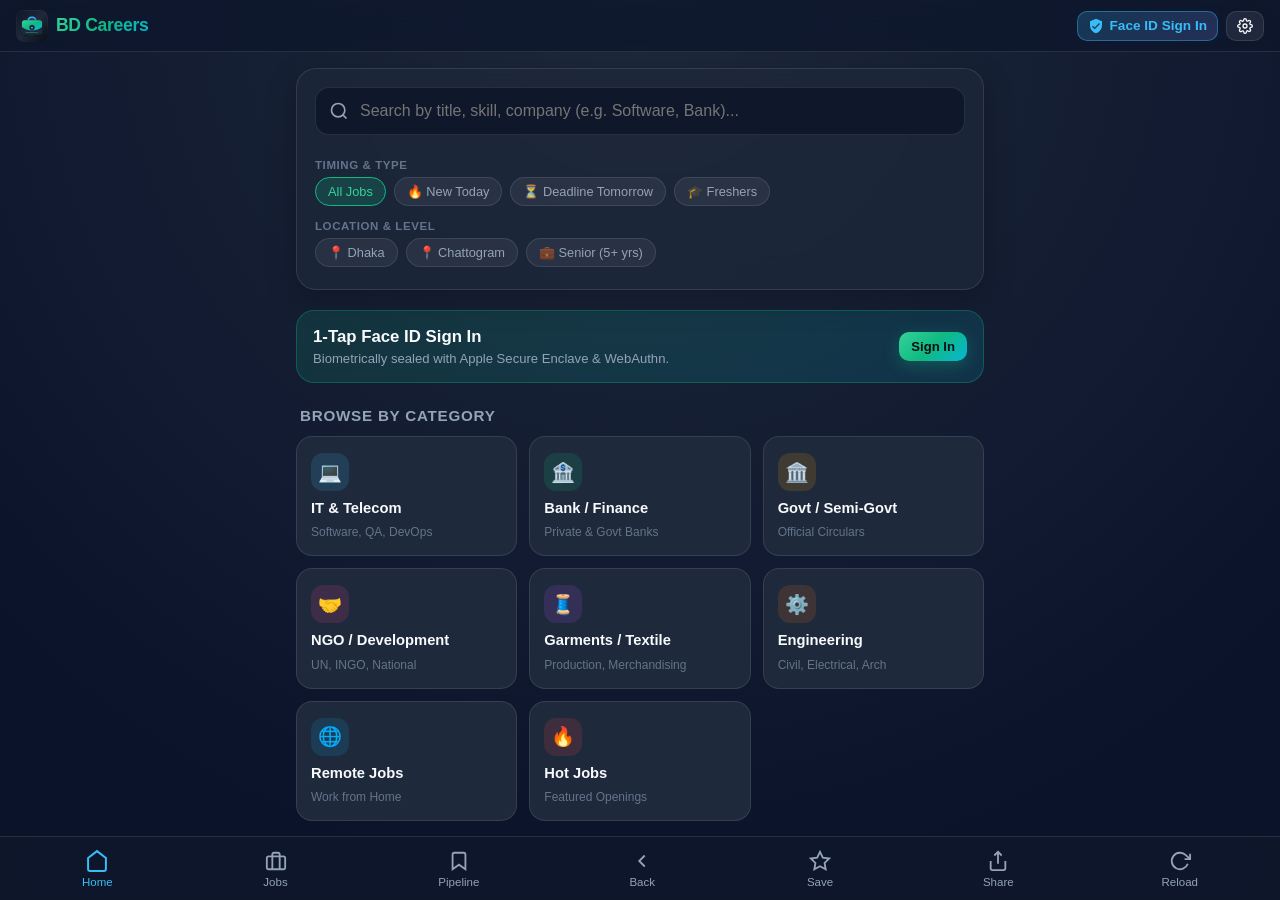
<file: index.html>
<!DOCTYPE html>
<html lang="en">
<head>
  <meta charset="UTF-8">
  <meta name="viewport" content="width=device-width, initial-scale=1.0, maximum-scale=1.0, user-scalable=no, viewport-fit=cover">
  
  <!-- Primary Meta Tags -->
  <title>BD Career Hub - BDJobs PWA</title>
  <meta name="title" content="BD Career Hub - BDJobs PWA">
  <meta name="description" content="Fast, standalone iOS Progressive Web App for BDJobs with Face ID biometric Passkey login, search filters, application pipeline, and offline bookmarking.">

  <!-- Apple iOS Standalone PWA Tags -->
  <meta name="apple-mobile-web-app-capable" content="yes">
  <meta name="apple-mobile-web-app-status-bar-style" content="black-translucent">
  <meta name="apple-mobile-web-app-title" content="BD Careers">
  <meta name="mobile-web-app-capable" content="yes">
  <meta name="theme-color" content="#0F172A">
  <meta name="format-detection" content="telephone=no">

  <!-- App Icons -->
  <link rel="icon" type="image/svg+xml" href="./icons/favicon.svg">
  <link rel="apple-touch-icon" href="./icons/apple-touch-icon.png">
  <link rel="apple-touch-icon" sizes="180x180" href="./icons/icon-180.png">
  <link rel="apple-touch-icon" sizes="192x192" href="./icons/icon-192.png">
  <link rel="apple-touch-icon" sizes="512x512" href="./icons/icon-512.png">
  <link rel="manifest" href="./manifest.webmanifest">

  <!-- Stylesheets -->
  <link rel="stylesheet" href="./css/app.css">
  <link rel="stylesheet" href="./css/passkey.css">
  <link rel="stylesheet" href="./css/icons.css">
</head>
<body>
  <!-- Top Animated Loading Bar -->
  <div id="top-progress-bar" class="top-progress-bar"></div>

  <!-- Passkey Biometric App Lock Screen Overlay -->
  <div id="passkey-lock-screen" class="passkey-lock-screen hidden">
    <div class="biometric-scanner-orb" onclick="window.appController.unlockAppWithPasskey()">
      <svg class="biometric-glyph" viewBox="0 0 256 256" fill="currentColor">
        <path d="M40 80L40 56C40 47.16 47.16 40 56 40L80 40M176 40L200 40C208.84 40 216 47.16 216 56L216 80M40 176L40 200C40 208.84 47.16 216 56 216L80 216M176 216L200 216C208.84 216 216 208.84 216 200L216 176" fill="none" stroke="currentColor" stroke-width="12" stroke-linecap="round"/>
        <line x1="88" y1="96" x2="88" y2="114" stroke="currentColor" stroke-width="10" stroke-linecap="round"/>
        <line x1="168" y1="96" x2="168" y2="114" stroke="currentColor" stroke-width="10" stroke-linecap="round"/>
        <path d="M128 104L128 140L118 140" fill="none" stroke="currentColor" stroke-width="10" stroke-linecap="round"/>
        <path d="M92 168C102 184 154 184 164 168" fill="none" stroke="currentColor" stroke-width="10" stroke-linecap="round"/>
      </svg>
    </div>
    <h2 class="lock-title">BD Career Hub Locked</h2>
    <p class="lock-subtitle">Authenticate with Apple Face ID or Passkey to access your career portal.</p>
    
    <div style="display: flex; gap: 10px; flex-direction: column; width: 100%; max-width: 280px;">
      <button class="btn btn-primary btn-full" onclick="window.appController.unlockAppWithPasskey()">
        <span>Unlock with Face ID</span>
      </button>
      <button class="btn btn-outline btn-full btn-sm" onclick="promptPINUnlock()">
        <span>Use Security PIN</span>
      </button>
    </div>
  </div>

  <div class="app-container">
    <!-- Top Navigation Header -->
    <header class="app-header">
      <div class="header-left">
        <div class="app-brand-badge" onclick="window.viewRouter.navigate('launchpad')">
          <img src="./icons/favicon.svg" alt="BD Careers" class="brand-logo-small">
          <span class="brand-title">BD Careers</span>
        </div>
      </div>
      <div class="header-right">
        <button class="header-btn header-btn-passkey" id="header-auth-btn" onclick="window.bdjobsAuthBridge.handle1TapPasskeyLogin()">
          <svg viewBox="0 0 24 24" width="16" height="16" fill="currentColor" id="header-auth-icon">
            <path d="M12 1L3 5v6c0 5.55 3.84 10.74 9 12 5.16-1.26 9-6.45 9-12V5l-9-4zm-2 16l-4-4 1.41-1.41L10 14.17l6.59-6.59L18 9l-8 8z"/>
          </svg>
          <span id="header-auth-text">Face ID Sign In</span>
        </button>
        <button class="header-btn" onclick="openSecuritySettingsModal()" title="Settings & Security">
          <svg viewBox="0 0 24 24" width="16" height="16" fill="none" stroke="currentColor" stroke-width="2">
            <circle cx="12" cy="12" r="3"></circle>
            <path d="M19.4 15a1.65 1.65 0 0 0 .33 1.82l.06.06a2 2 0 0 1 0 2.83 2 2 0 0 1-2.83 0l-.06-.06a1.65 1.65 0 0 0-1.82-.33 1.65 1.65 0 0 0-1 1.51V21a2 2 0 0 1-2 2 2 2 0 0 1-2-2v-.09A1.65 1.65 0 0 0 9 19.4a1.65 1.65 0 0 0-1.82.33l-.06.06a2 2 0 0 1-2.83 0 2 2 0 0 1 0-2.83l.06-.06a1.65 1.65 0 0 0 .33-1.82 1.65 1.65 0 0 0-1.51-1H3a2 2 0 0 1-2-2 2 2 0 0 1 2-2h.09A1.65 1.65 0 0 0 4.6 9a1.65 1.65 0 0 0-.33-1.82l-.06-.06a2 2 0 0 1 0-2.83 2 2 0 0 1 2.83 0l.06.06a1.65 1.65 0 0 0 1.82.33H9a1.65 1.65 0 0 0 1-1.51V3a2 2 0 0 1 2-2 2 2 0 0 1 2 2v.09a1.65 1.65 0 0 0 1 1.51 1.65 1.65 0 0 0 1.82-.33l.06-.06a2 2 0 0 1 2.83 0 2 2 0 0 1 0 2.83l-.06.06a1.65 1.65 0 0 0-.33 1.82V9a1.65 1.65 0 0 0 1.51 1H21a2 2 0 0 1 2 2 2 2 0 0 1-2 2h-.09a1.65 1.65 0 0 0-1.51 1z"></path>
          </svg>
        </button>
      </div>
    </header>

    <!-- Main Viewport Content -->
    <main class="main-viewport">
      <!-- 1. Launchpad View -->
      <section id="launchpad-view" class="view-section launchpad-container">
        <!-- iOS Installation Guide Banner -->
        <div id="ios-install-banner" class="ios-install-banner hidden">
          <div class="install-text">
            <h4>Install as iPhone App</h4>
            <p>Tap <strong>Share</strong> 􀈂 below and select <strong>"Add to Home Screen"</strong></p>
          </div>
          <button class="btn btn-sm btn-outline" onclick="window.pwaLifecycle.showInstallGuideModal()">Guide</button>
        </div>

        <!-- Global Search Card -->
        <div class="search-card">
          <div class="search-input-row">
            <svg class="search-icon-inside" viewBox="0 0 24 24" width="20" height="20" fill="none" stroke="currentColor" stroke-width="2">
              <circle cx="11" cy="11" r="8"></circle>
              <line x1="21" y1="21" x2="16.65" y2="16.65"></line>
            </svg>
            <input type="text" id="global-search-input" class="main-search-input" placeholder="Search by title, skill, company (e.g. Software, Bank)...">
          </div>
          
          <!-- Recent Searches List -->
          <div id="recent-searches-list" class="recent-searches-row"></div>

          <!-- Quick Filters -->
          <div class="filter-group-title">Timing & Type</div>
          <div class="search-filter-pills">
            <button class="filter-pill active" data-filter="all">All Jobs</button>
            <button class="filter-pill" data-filter="today">🔥 New Today</button>
            <button class="filter-pill" data-filter="deadline">⏳ Deadline Tomorrow</button>
            <button class="filter-pill" data-filter="fresher">🎓 Freshers</button>
          </div>

          <div class="filter-group-title">Location & Level</div>
          <div class="search-filter-pills">
            <button class="filter-pill" data-filter="dhaka">📍 Dhaka</button>
            <button class="filter-pill" data-filter="chattogram">📍 Chattogram</button>
            <button class="filter-pill" data-filter="senior">💼 Senior (5+ yrs)</button>
          </div>
        </div>

        <!-- Passkey 1-Tap Login Hero Card (Reactive) -->
        <div class="quick-hub-banner" id="launchpad-auth-card">
          <div class="banner-text">
            <h3 id="launchpad-auth-title">1-Tap Face ID Sign In</h3>
            <p id="launchpad-auth-sub">Biometrically sealed with Apple Secure Enclave & WebAuthn.</p>
          </div>
          <button class="btn btn-sm btn-primary" id="launchpad-auth-btn" onclick="window.bdjobsAuthBridge.handle1TapPasskeyLogin()">
            <span>Sign In</span>
          </button>
        </div>

        <!-- Categories Section -->
        <h3 class="section-heading">Browse by Category</h3>
        <div class="category-grid">
          <div class="category-card" data-category="it">
            <div class="cat-icon-wrap cat-it">💻</div>
            <span class="cat-name">IT & Telecom</span>
            <span class="cat-sub">Software, QA, DevOps</span>
          </div>
          <div class="category-card" data-category="bank">
            <div class="cat-icon-wrap cat-bank">🏦</div>
            <span class="cat-name">Bank / Finance</span>
            <span class="cat-sub">Private & Govt Banks</span>
          </div>
          <div class="category-card" data-category="govt">
            <div class="cat-icon-wrap cat-govt">🏛️</div>
            <span class="cat-name">Govt / Semi-Govt</span>
            <span class="cat-sub">Official Circulars</span>
          </div>
          <div class="category-card" data-category="ngo">
            <div class="cat-icon-wrap cat-ngo">🤝</div>
            <span class="cat-name">NGO / Development</span>
            <span class="cat-sub">UN, INGO, National</span>
          </div>
          <div class="category-card" data-category="garments">
            <div class="cat-icon-wrap cat-garments">🧵</div>
            <span class="cat-name">Garments / Textile</span>
            <span class="cat-sub">Production, Merchandising</span>
          </div>
          <div class="category-card" data-category="eng">
            <div class="cat-icon-wrap cat-eng">⚙️</div>
            <span class="cat-name">Engineering</span>
            <span class="cat-sub">Civil, Electrical, Arch</span>
          </div>
          <div class="category-card" data-category="remote">
            <div class="cat-icon-wrap cat-remote">🌐</div>
            <span class="cat-name">Remote Jobs</span>
            <span class="cat-sub">Work from Home</span>
          </div>
          <div class="category-card" data-category="hot">
            <div class="cat-icon-wrap cat-hot">🔥</div>
            <span class="cat-name">Hot Jobs</span>
            <span class="cat-sub">Featured Openings</span>
          </div>
        </div>

        <!-- Quick Access Hub Links -->
        <h3 class="section-heading">Quick Portals</h3>
        <div style="display: flex; gap: 10px; flex-wrap: wrap; margin-bottom: 24px;">
          <button class="btn btn-outline" style="flex: 1; min-width: 140px;" onclick="window.appController.navigateTo('https://mybdjobs.bdjobs.com/mybdjobs/')">
            👤 MyBdjobs Profile
          </button>
          <button class="btn btn-outline" style="flex: 1; min-width: 140px;" onclick="window.appController.navigateTo('https://bdjobs.com/h/jobs/')">
            📋 Main Job Board
          </button>
        </div>

        <!-- Footer Notice -->
        <div style="text-align: center; padding-top: 12px;">
          <button class="btn btn-sm btn-outline" style="font-size: 0.76rem; border: none; color: #64748B;" onclick="openAboutModal()">
            ⚖️ About & Open Source Legal Notice
          </button>
        </div>
      </section>

      <!-- 2. Smart Embedded Portal View (BDJobs Live Webview) -->
      <section id="portal-view" class="view-section portal-frame-container hidden">
        <div id="frame-spinner" class="frame-loading-spinner">
          <div class="spinner-ring"></div>
          <p style="font-size: 0.88rem; color: #94A3B8;">Loading BDJobs...</p>
        </div>
        <iframe id="bdjobs-frame" class="bdjobs-iframe" src="about:blank" sandbox="allow-scripts allow-same-origin allow-forms allow-popups allow-modals" allow="clipboard-read; clipboard-write"></iframe>
      </section>

      <!-- 3. Saved Jobs Bookmarks & Application Tracker View -->
      <section id="bookmarks-view" class="view-section launchpad-container hidden">
        <div class="section-header-inline" style="display: flex; justify-content: space-between; align-items: center; margin-bottom: 12px;">
          <h2 style="font-size: 1.3rem; font-weight: 700;">Career Pipeline</h2>
          <span class="badge" id="saved-badge-count">0</span>
        </div>

        <!-- Pipeline Status Tabs -->
        <div class="pipeline-tabs">
          <button class="pipeline-tab active" id="tab-all" onclick="window.pipelineUI.setFilter('all')">All</button>
          <button class="pipeline-tab" id="tab-saved" onclick="window.pipelineUI.setFilter('saved')">📁 Saved</button>
          <button class="pipeline-tab" id="tab-applied" onclick="window.pipelineUI.setFilter('applied')">📝 Applied</button>
          <button class="pipeline-tab" id="tab-interview" onclick="window.pipelineUI.setFilter('interview')">💬 Interview</button>
          <button class="pipeline-tab" id="tab-offer" onclick="window.pipelineUI.setFilter('offer')">🎉 Offer</button>
          <button class="pipeline-tab" id="tab-archived" onclick="window.pipelineUI.setFilter('archived')">📦 Archived</button>
        </div>

        <div id="bookmarks-list-container" class="bookmarks-list">
          <!-- Populated by pipeline.js -->
        </div>
      </section>
    </main>

    <!-- iOS Bottom Navigation Dock -->
    <nav class="bottom-dock">
      <button class="dock-btn active" id="dock-btn-home" onclick="window.viewRouter.navigate('launchpad')">
        <svg viewBox="0 0 24 24" width="22" height="22" fill="none" stroke="currentColor" stroke-width="2">
          <path d="M3 9l9-7 9 7v11a2 2 0 0 1-2 2H5a2 2 0 0 1-2-2z"></path>
        </svg>
        <span>Home</span>
      </button>

      <button class="dock-btn" id="dock-btn-portal" onclick="window.appController.navigateTo('https://bdjobs.com/h/jobs/')">
        <svg viewBox="0 0 24 24" width="22" height="22" fill="none" stroke="currentColor" stroke-width="2">
          <rect x="2" y="7" width="20" height="14" rx="2" ry="2"></rect>
          <path d="M16 21V5a2 2 0 0 0-2-2h-4a2 2 0 0 0-2 2v16"></path>
        </svg>
        <span>Jobs</span>
      </button>

      <button class="dock-btn" id="dock-btn-bookmarks" onclick="window.viewRouter.navigate('bookmarks')">
        <svg viewBox="0 0 24 24" width="22" height="22" fill="none" stroke="currentColor" stroke-width="2">
          <path d="M19 21l-7-5-7 5V5a2 2 0 0 1 2-2h10a2 2 0 0 1 2 2z"></path>
        </svg>
        <span>Pipeline</span>
      </button>

      <button class="dock-btn" onclick="window.appController.goBack()" title="Back">
        <svg viewBox="0 0 24 24" width="22" height="22" fill="none" stroke="currentColor" stroke-width="2">
          <polyline points="15 18 9 12 15 6"></polyline>
        </svg>
        <span>Back</span>
      </button>

      <button class="dock-btn" onclick="window.appController.saveCurrentJobBookmark()" title="Save Bookmark">
        <svg viewBox="0 0 24 24" width="22" height="22" fill="none" stroke="currentColor" stroke-width="2">
          <polygon points="12 2 15.09 8.26 22 9.27 17 14.14 18.18 21.02 12 17.77 5.82 21.02 7 14.14 2 9.27 8.91 8.26 12 2"></polygon>
        </svg>
        <span>Save</span>
      </button>

      <button class="dock-btn" onclick="window.appController.shareCurrent()" title="Share">
        <svg viewBox="0 0 24 24" width="22" height="22" fill="none" stroke="currentColor" stroke-width="2">
          <path d="M4 12v8a2 2 0 0 0 2 2h12a2 2 0 0 0 2-2v-8"></path>
          <polyline points="16 6 12 2 8 6"></polyline>
          <line x1="12" y1="2" x2="12" y2="15"></line>
        </svg>
        <span>Share</span>
      </button>

      <button class="dock-btn" onclick="window.appController.reloadCurrent()" title="Reload">
        <svg viewBox="0 0 24 24" width="22" height="22" fill="none" stroke="currentColor" stroke-width="2">
          <path d="M23 4v6h-6"></path>
          <path d="M20.49 15a9 9 0 1 1-2.12-9.36L23 10"></path>
        </svg>
        <span>Reload</span>
      </button>
    </nav>
  </div>

  <!-- Modals -->

  <!-- 1. Passkey Credential Setup Modal -->
  <div id="passkey-setup-modal" class="modal-overlay hidden">
    <div class="modal-card">
      <div class="modal-header">
        <h3 class="modal-title">
          <svg viewBox="0 0 24 24" width="22" height="22" fill="#38BDF8">
            <path d="M12 1L3 5v6c0 5.55 3.84 10.74 9 12 5.16-1.26 9-6.45 9-12V5l-9-4zm-2 16l-4-4 1.41-1.41L10 14.17l6.59-6.59L18 9l-8 8z"/>
          </svg>
          Link Face ID Passkey
        </h3>
        <button class="modal-close" onclick="window.bdjobsAuthBridge.closeCredentialSetupModal()">✕</button>
      </div>
      <p style="font-size: 0.85rem; color: #94A3B8; margin-bottom: 16px; line-height: 1.45;">
        Save your MyBdjobs login once. It will be encrypted locally on your iPhone with AES-256 and sealed with Apple Face ID.
      </p>

      <form id="passkey-enroll-form" onsubmit="event.preventDefault(); submitPasskeyEnroll();">
        <div class="form-group">
          <label class="form-label" for="setup-bdjobs-username">BDJobs Username / Email / Mobile</label>
          <input type="text" id="setup-bdjobs-username" class="form-input" placeholder="e.g. user@email.com or 017xxxxxxxx" required autocomplete="username">
        </div>
        <div class="form-group">
          <label class="form-label" for="setup-bdjobs-password">BDJobs Password</label>
          <input type="password" id="setup-bdjobs-password" class="form-input" placeholder="••••••••" required autocomplete="current-password">
          <span class="form-hint">🔒 100% Client-Side Encryption: Never leaves your device.</span>
        </div>
        <button type="submit" class="btn btn-primary btn-full" style="margin-top: 12px;">
          <span>Register Face ID & Save</span>
        </button>
      </form>
    </div>
  </div>

  <!-- 2. Security & Passkey Settings Modal -->
  <div id="security-settings-modal" class="modal-overlay hidden">
    <div class="modal-card">
      <div class="modal-header">
        <h3 class="modal-title">Settings & Security</h3>
        <button class="modal-close" onclick="closeSecuritySettingsModal()">✕</button>
      </div>

      <div class="form-group">
        <label class="form-label">Biometric Status</label>
        <div id="passkey-status-badge" style="font-size: 0.9rem; color: #34D399; margin-bottom: 8px;">
          <span class="status-dot green"></span> Ready
        </div>
      </div>

      <div class="form-group">
        <label class="form-label">Browsing & Cookie Mode</label>
        <select id="navigation-mode-select" class="form-select" onchange="changeNavigationMode(this.value)">
          <option value="direct" selected>🚀 Direct 1st-Party Mode (Fixes Logins & Cookies)</option>
          <option value="embedded">📋 In-App Embedded Frame</option>
        </select>
        <span class="form-hint">Direct mode allows iOS Safari to save BDJobs session cookies, Google sign-in, and auto-fills.</span>
      </div>

      <div class="form-group">
        <label class="form-label">Auto-Lock Timer</label>
        <select id="auto-lock-select" class="form-select" onchange="changeAutoLockTimer(this.value)">
          <option value="0">Immediately on Leaving App</option>
          <option value="1">After 1 Minute</option>
          <option value="5" selected>After 5 Minutes</option>
          <option value="15">After 15 Minutes</option>
          <option value="-1">Never</option>
        </select>
      </div>

      <div style="display: flex; flex-direction: column; gap: 10px; margin-bottom: 18px;">
        <button class="btn btn-outline btn-full" onclick="window.bdjobsAuthBridge.openCredentialSetupModal(); closeSecuritySettingsModal();">
          🔑 Update BDJobs Credentials
        </button>
        <button class="btn btn-outline btn-full" onclick="testFaceIDBiometrics()">
          🔍 Test Face ID / Passkey
        </button>
        <button class="btn btn-outline btn-full" onclick="enrollPINFallback()">
          🔢 Setup Security PIN Fallback
        </button>
        <button class="btn btn-outline btn-full" onclick="toggleAppLock()">
          <span id="app-lock-toggle-label">🔒 Enable App Lock</span>
        </button>
        <button class="btn btn-outline btn-full" style="color: #F87171; border-color: rgba(239, 68, 68, 0.3);" onclick="window.bdjobsAuthBridge.signOut(); closeSecuritySettingsModal();">
          🚪 Lock / Sign Out Session
        </button>
      </div>

      <p class="form-hint" style="text-align: center;">
        BD Career Hub PWA v1.2.0 • Open Source iOS Client
      </p>
    </div>
  </div>

  <!-- 3. About & Open Source Legal Notice Modal -->
  <div id="about-legal-modal" class="modal-overlay hidden">
    <div class="modal-card">
      <div class="modal-header">
        <h3 class="modal-title">About BD Career Hub</h3>
        <button class="modal-close" onclick="closeAboutModal()">✕</button>
      </div>
      <div style="font-size: 0.88rem; color: #CBD5E1; line-height: 1.6; display: flex; flex-direction: column; gap: 12px;">
        <p><strong>BD Career Hub</strong> is a free, independent, open-source Progressive Web App designed to provide a fast, standalone iOS experience for job seekers.</p>
        
        <div style="background: rgba(15, 23, 42, 0.8); border: 1px solid rgba(255,255,255,0.1); border-radius: 12px; padding: 12px;">
          <h4 style="font-size: 0.82rem; color: #38BDF8; margin-bottom: 4px; text-transform: uppercase;">Legal Notice & Disclaimer</h4>
          <p style="font-size: 0.78rem; color: #94A3B8;">
            This application is an independent client wrapper and is not affiliated, associated, authorized, endorsed by, or in any way officially connected with BDJobs.com Ltd. All trademarks and brand names are the property of their respective owners.
          </p>
        </div>

        <p style="font-size: 0.82rem; color: #94A3B8;">
          ⚖️ Released under the <strong>MIT License</strong>. Zero tracking, zero ads, 100% client-side security.
        </p>
      </div>
      <button class="btn btn-primary btn-full" style="margin-top: 16px;" onclick="closeAboutModal()">
        Understood
      </button>
    </div>
  </div>

  <!-- 4. iOS Installation Guide Modal -->
  <div id="install-guide-modal" class="modal-overlay hidden">
    <div class="modal-card">
      <div class="modal-header">
        <h3 class="modal-title">Install on iPhone</h3>
        <button class="modal-close" onclick="window.pwaLifecycle.closeInstallGuideModal()">✕</button>
      </div>
      <div style="font-size: 0.9rem; color: #CBD5E1; line-height: 1.6; display: flex; flex-direction: column; gap: 14px;">
        <div style="display: flex; gap: 12px; align-items: flex-start;">
          <span style="background: #38BDF8; color: #041014; width: 24px; height: 24px; border-radius: 50%; display: flex; align-items: center; justify-content: center; font-weight: bold; flex-shrink: 0;">1</span>
          <span>Open this page in <strong>Mobile Safari</strong> on your iPhone.</span>
        </div>
        <div style="display: flex; gap: 12px; align-items: flex-start;">
          <span style="background: #38BDF8; color: #041014; width: 24px; height: 24px; border-radius: 50%; display: flex; align-items: center; justify-content: center; font-weight: bold; flex-shrink: 0;">2</span>
          <span>Tap the <strong>Share</strong> button (the box with an upward arrow 􀈂 at the bottom of Safari).</span>
        </div>
        <div style="display: flex; gap: 12px; align-items: flex-start;">
          <span style="background: #38BDF8; color: #041014; width: 24px; height: 24px; border-radius: 50%; display: flex; align-items: center; justify-content: center; font-weight: bold; flex-shrink: 0;">3</span>
          <span>Scroll down in the share sheet and tap <strong>"Add to Home Screen"</strong>.</span>
        </div>
        <div style="display: flex; gap: 12px; align-items: flex-start;">
          <span style="background: #38BDF8; color: #041014; width: 24px; height: 24px; border-radius: 50%; display: flex; align-items: center; justify-content: center; font-weight: bold; flex-shrink: 0;">4</span>
          <span>Tap <strong>Add</strong> in the top-right corner. The app will launch full-screen!</span>
        </div>
      </div>
      <button class="btn btn-primary btn-full" style="margin-top: 20px;" onclick="window.pwaLifecycle.closeInstallGuideModal()">
        Got It
      </button>
    </div>
  </div>

  <!-- Modular Scripts Architecture -->
  <script src="./js/core/event-bus.js"></script>
  <script src="./js/core/store.js"></script>
  <script src="./js/services/storage.service.js"></script>
  <script src="./js/services/crypto.service.js"></script>
  <script src="./js/services/passkey.service.js"></script>
  <script src="./js/services/auth-bridge.service.js"></script>
  <script src="./js/ui/notifications.js"></script>
  <script src="./js/ui/router.js"></script>
  <script src="./js/ui/pipeline.js"></script>
  <script src="./js/passkey.js"></script>
  <script src="./js/auth-bridge.js"></script>
  <script src="./js/app.js"></script>
  <script src="./js/pwa.js"></script>

  <script>
    function openSecuritySettingsModal() {
      const modal = document.getElementById('security-settings-modal');
      if (modal) {
        modal.classList.remove('hidden');
        updateSettingsUI();
      }
    }

    function closeSecuritySettingsModal() {
      const modal = document.getElementById('security-settings-modal');
      if (modal) modal.classList.add('hidden');
    }

    function openAboutModal() {
      const modal = document.getElementById('about-legal-modal');
      if (modal) modal.classList.remove('hidden');
    }

    function closeAboutModal() {
      const modal = document.getElementById('about-legal-modal');
      if (modal) modal.classList.add('hidden');
    }

    function updateSettingsUI() {
      const settings = window.passkeyManager.getSettings();
      const label = document.getElementById('app-lock-toggle-label');
      if (label) {
        label.textContent = settings.appLockEnabled ? '🔓 Disable App Lock' : '🔒 Enable Face ID App Lock';
      }
      const select = document.getElementById('auto-lock-select');
      if (select) {
        select.value = String(settings.autoLockMinutes ?? 5);
      }
      const navSelect = document.getElementById('navigation-mode-select');
      if (navSelect) {
        navSelect.value = settings.directNavigationMode !== false ? 'direct' : 'embedded';
      }
      window.bdjobsAuthBridge?.refreshUIState();
    }

    function changeNavigationMode(val) {
      const settings = window.passkeyManager.getSettings();
      settings.directNavigationMode = (val === 'direct');
      window.passkeyManager.saveSettings(settings);
      window.notificationEngine.show(val === 'direct' ? '🚀 Direct 1st-Party Mode active (Recommended)' : '📋 In-App Embedded Frame active', 'info');
    }

    function changeAutoLockTimer(val) {
      const settings = window.passkeyManager.getSettings();
      settings.autoLockMinutes = parseInt(val, 10);
      window.passkeyManager.saveSettings(settings);
      window.notificationEngine.show('Auto-lock timer updated', 'info');
    }

    async function toggleAppLock() {
      const settings = window.passkeyManager.getSettings();
      if (!settings.appLockEnabled) {
        try {
          if (window.passkeyManager.getPasskeys().length === 0) {
            await window.passkeyManager.registerPasskey('iPhone 11 Face ID');
          }
          settings.appLockEnabled = true;
          window.passkeyManager.saveSettings(settings);
          window.notificationEngine.show('App Lock enabled with Face ID', 'success');
        } catch (e) {
          window.notificationEngine.show('Failed to enable Face ID Lock', 'error');
        }
      } else {
        settings.appLockEnabled = false;
        window.passkeyManager.saveSettings(settings);
        window.notificationEngine.show('App Lock disabled', 'info');
      }
      updateSettingsUI();
    }

    async function enrollPINFallback() {
      const pin = prompt('Enter a 4 to 6-digit security PIN for Face ID backup:');
      if (pin && pin.length >= 4) {
        await window.passkeyManager.setSecurityPIN(pin);
        window.notificationEngine.show('Security PIN configured successfully', 'success');
      }
    }

    function promptPINUnlock() {
      const pin = prompt('Enter your Security PIN:');
      if (pin) {
        window.appController.submitPINFallback(pin);
      }
    }

    async function testFaceIDBiometrics() {
      try {
        const result = await window.passkeyManager.authenticatePasskey('Test Face ID / Passkey');
        if (result.success) {
          window.notificationEngine.show('🎉 Face ID verification successful!', 'success');
        }
      } catch (e) {
        window.notificationEngine.show(e.message || 'Verification cancelled', 'error');
      }
    }

    function submitPasskeyEnroll() {
      const user = document.getElementById('setup-bdjobs-username').value.trim();
      const pass = document.getElementById('setup-bdjobs-password').value;
      window.bdjobsAuthBridge.handleSaveAndEnroll(user, pass);
    }
  </script>
</body>
</html>
</file>
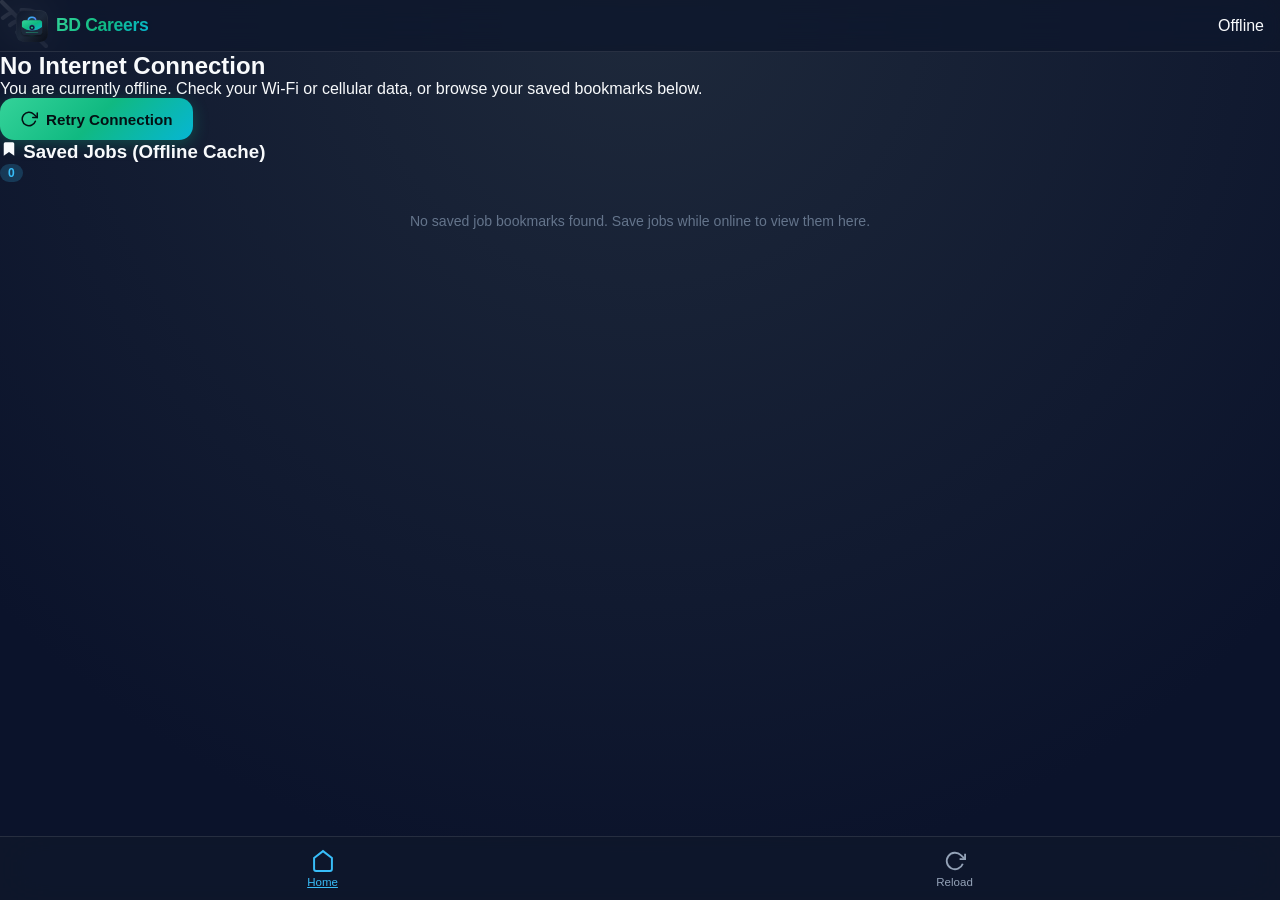
<file: offline.html>
<!DOCTYPE html>
<html lang="en">
<head>
  <meta charset="UTF-8">
  <meta name="viewport" content="width=device-width, initial-scale=1.0, maximum-scale=1.0, user-scalable=no, viewport-fit=cover">
  <meta name="apple-mobile-web-app-capable" content="yes">
  <meta name="apple-mobile-web-app-status-bar-style" content="black-translucent">
  <meta name="theme-color" content="#0F172A">
  <title>Offline | BD Career Hub</title>
  <link rel="stylesheet" href="./css/app.css">
  <link rel="stylesheet" href="./css/icons.css">
  <link rel="icon" type="image/svg+xml" href="./icons/favicon.svg">
  <link rel="apple-touch-icon" href="./icons/apple-touch-icon.png">
</head>
<body class="offline-body">
  <div class="app-container">
    <!-- Top Header -->
    <header class="app-header">
      <div class="header-left">
        <div class="app-brand-badge">
          <img src="./icons/favicon.svg" alt="BD Career Hub" class="brand-logo-small">
          <span class="brand-title">BD Careers</span>
        </div>
      </div>
      <div class="header-right">
        <span class="status-chip offline-chip">Offline</span>
      </div>
    </header>

    <!-- Main Offline Content -->
    <main class="offline-content">
      <div class="offline-hero">
        <div class="offline-icon-wrapper">
          <svg class="offline-glyph" viewBox="0 0 24 24" width="48" height="48" fill="none" stroke="currentColor" stroke-width="2" stroke-linecap="round" stroke-linejoin="round">
            <line x1="1" y1="1" x2="23" y2="23"></line>
            <path d="M16.72 11.06A10.94 10.94 0 0 1 19 12.55"></path>
            <path d="M5 12.55a10.94 10.94 0 0 1 5.17-2.39"></path>
            <path d="M10.71 5.05A16 16 0 0 1 22.58 9"></path>
            <path d="M1.42 9a15.91 15.91 0 0 1 4.7-2.88"></path>
            <path d="M8.53 16.11a6 6 0 0 1 6.95 0"></path>
            <line x1="12" y1="20" x2="12.01" y2="20"></line>
          </svg>
        </div>
        <h2 class="offline-title">No Internet Connection</h2>
        <p class="offline-subtitle">You are currently offline. Check your Wi-Fi or cellular data, or browse your saved bookmarks below.</p>
        
        <button class="btn btn-primary btn-retry" onclick="window.location.reload()">
          <svg viewBox="0 0 24 24" width="18" height="18" fill="none" stroke="currentColor" stroke-width="2" stroke-linecap="round">
            <path d="M23 4v6h-6"></path>
            <path d="M20.49 15a9 9 0 1 1-2.12-9.36L23 10"></path>
          </svg>
          <span>Retry Connection</span>
        </button>
      </div>

      <!-- Offline Saved Bookmarks Section -->
      <section class="offline-bookmarks-card">
        <div class="section-header-inline">
          <h3 class="section-title">
            <svg viewBox="0 0 24 24" width="18" height="18" fill="currentColor">
              <path d="M19 21l-7-5-7 5V5a2 2 0 0 1 2-2h10a2 2 0 0 1 2 2z"></path>
            </svg>
            Saved Jobs (Offline Cache)
          </h3>
          <span id="offline-saved-count" class="badge">0</span>
        </div>

        <div id="offline-bookmarks-list" class="bookmarks-list">
          <!-- Populated via JS from localStorage -->
          <div class="empty-state">
            <p>No saved job bookmarks found in local storage.</p>
          </div>
        </div>
      </section>
    </main>

    <!-- Bottom Dock Bar -->
    <nav class="bottom-dock">
      <a href="./index.html" class="dock-btn active">
        <svg viewBox="0 0 24 24" width="22" height="22" fill="none" stroke="currentColor" stroke-width="2">
          <path d="M3 9l9-7 9 7v11a2 2 0 0 1-2 2H5a2 2 0 0 1-2-2z"></path>
        </svg>
        <span>Home</span>
      </a>
      <button class="dock-btn" onclick="window.location.reload()">
        <svg viewBox="0 0 24 24" width="22" height="22" fill="none" stroke="currentColor" stroke-width="2">
          <path d="M23 4v6h-6"></path>
          <path d="M20.49 15a9 9 0 1 1-2.12-9.36L23 10"></path>
        </svg>
        <span>Reload</span>
      </button>
    </nav>
  </div>

  <script>
    // Load saved bookmarks from localStorage
    function loadOfflineBookmarks() {
      try {
        const raw = localStorage.getItem('bd_saved_jobs') || '[]';
        const list = JSON.parse(raw);
        const container = document.getElementById('offline-bookmarks-list');
        const countEl = document.getElementById('offline-saved-count');
        countEl.textContent = list.length;

        if (list.length === 0) {
          container.innerHTML = '<div class="empty-state"><p>No saved job bookmarks found. Save jobs while online to view them here.</p></div>';
          return;
        }

        container.innerHTML = list.map((job, idx) => `
          <div class="bookmark-item">
            <div class="bookmark-info">
              <h4 class="job-title">${escapeHTML(job.title || 'Saved Job Position')}</h4>
              <p class="company-name">${escapeHTML(job.company || 'Company')}</p>
              <p class="job-meta">${escapeHTML(job.location || 'Bangladesh')} • Saved on ${escapeHTML(job.date || 'Recent')}</p>
            </div>
            <a href="${escapeHTML(job.url)}" class="btn btn-sm btn-outline">Open</a>
          </div>
        `).join('');
      } catch (e) {
        console.error('Error loading offline bookmarks:', e);
      }
    }

    function escapeHTML(str) {
      if (!str) return '';
      return String(str).replace(/[&<>'"]/g, 
        tag => ({ '&': '&amp;', '<': '&lt;', '>': '&gt;', "'": '&#39;', '"': '&quot;' }[tag] || tag)
      );
    }

    window.addEventListener('DOMContentLoaded', loadOfflineBookmarks);
    window.addEventListener('online', () => {
      window.location.href = './index.html';
    });
  </script>
</body>
</html>
</file>
<file: css/app.css>
/* ==========================================================
   BD Career Hub - Core iOS PWA Styling (css/app.css)
   Tailored for iPhone Mobile Safari Standalone Mode
   ========================================================== */

:root {
  --bg-dark: #0B132B;
  --bg-surface: #0F172A;
  --bg-card: #1E293B;
  --bg-card-hover: #334155;
  --text-main: #F8FAFC;
  --text-muted: #94A3B8;
  --text-sub: #64748B;
  --primary: #10B981;
  --primary-gradient: linear-gradient(135deg, #34D399 0%, #10B981 50%, #06B6D4 100%);
  --accent: #38BDF8;
  --accent-purple: #818CF8;
  --border-glass: rgba(255, 255, 255, 0.1);
  --border-active: rgba(56, 189, 248, 0.4);
  --safe-top: env(safe-area-inset-top, 20px);
  --safe-bottom: env(safe-area-inset-bottom, 20px);
  --safe-left: env(safe-area-inset-left, 0px);
  --safe-right: env(safe-area-inset-right, 0px);
}

* {
  box-sizing: border-box;
  margin: 0;
  padding: 0;
  -webkit-font-smoothing: antialiased;
  -moz-osx-font-smoothing: grayscale;
  -webkit-tap-highlight-color: transparent;
  user-select: none;
  -webkit-user-select: none;
}

input, textarea, [contenteditable="true"] {
  user-select: text;
  -webkit-user-select: text;
}

html, body {
  width: 100%;
  height: 100%;
  overflow: hidden;
  background-color: var(--bg-dark);
  color: var(--text-main);
  font-family: -apple-system, BlinkMacSystemFont, "SF Pro Display", "SF Pro Text", "Helvetica Neue", Helvetica, Arial, sans-serif;
}

/* Base App Shell */
.app-container {
  width: 100%;
  height: 100%;
  display: flex;
  flex-direction: column;
  position: relative;
  background: radial-gradient(circle at 50% 0%, #1E293B 0%, #0B132B 80%);
}

/* ==========================================================
   Top Loading Progress Bar (Animated)
   ========================================================== */
.top-progress-bar {
  position: fixed;
  top: 0;
  left: 0;
  height: 3px;
  width: 0%;
  background: var(--primary-gradient);
  z-index: 2000;
  transition: width 0.3s ease, opacity 0.3s;
  box-shadow: 0 0 10px #34D399;
}

.top-progress-bar.active {
  width: 75%;
}

.top-progress-bar.done {
  width: 100%;
  opacity: 0;
}

/* ==========================================================
   Header Bar (iOS Glassmorphism with Notch / Dynamic Island)
   ========================================================== */
.app-header {
  width: 100%;
  padding-top: var(--safe-top);
  height: calc(var(--safe-top) + 52px);
  background: rgba(15, 23, 42, 0.84);
  backdrop-filter: blur(20px) saturate(180%);
  -webkit-backdrop-filter: blur(20px) saturate(180%);
  border-bottom: 1px solid var(--border-glass);
  display: flex;
  align-items: center;
  justify-content: space-between;
  padding-left: max(16px, var(--safe-left));
  padding-right: max(16px, var(--safe-right));
  z-index: 1000;
  position: fixed;
  top: 0;
  left: 0;
  right: 0;
}

.header-left {
  display: flex;
  align-items: center;
  gap: 10px;
}

.app-brand-badge {
  display: flex;
  align-items: center;
  gap: 8px;
  cursor: pointer;
}

.brand-title {
  font-size: 1.1rem;
  font-weight: 700;
  letter-spacing: -0.02em;
  background: var(--primary-gradient);
  -webkit-background-clip: text;
  -webkit-text-fill-color: transparent;
}

.header-right {
  display: flex;
  align-items: center;
  gap: 8px;
}

.header-btn {
  background: rgba(255, 255, 255, 0.08);
  border: 1px solid var(--border-glass);
  color: var(--text-main);
  border-radius: 10px;
  padding: 6px 10px;
  font-size: 0.85rem;
  font-weight: 600;
  display: flex;
  align-items: center;
  gap: 6px;
  cursor: pointer;
  transition: all 0.2s;
}

.header-btn:active {
  transform: scale(0.95);
  background: rgba(255, 255, 255, 0.15);
}

.header-btn-passkey {
  background: linear-gradient(135deg, rgba(56, 189, 248, 0.2) 0%, rgba(129, 140, 248, 0.2) 100%);
  border-color: rgba(56, 189, 248, 0.4);
  color: #38BDF8;
}

.header-btn-passkey.authenticated-active {
  background: linear-gradient(135deg, rgba(16, 185, 129, 0.25) 0%, rgba(6, 182, 212, 0.25) 100%);
  border-color: rgba(16, 185, 129, 0.6);
  color: #34D399;
  box-shadow: 0 0 12px rgba(16, 185, 129, 0.25);
}

/* ==========================================================
   Main View Containers (Launchpad & Smart Portal View)
   ========================================================== */
.main-viewport {
  flex: 1;
  margin-top: calc(var(--safe-top) + 52px);
  margin-bottom: calc(var(--safe-bottom) + 64px);
  overflow-y: auto;
  overflow-x: hidden;
  -webkit-overflow-scrolling: touch;
  position: relative;
}

.view-section {
  width: 100%;
  height: 100%;
}

.view-section.hidden {
  display: none !important;
}

/* Launchpad Screen */
.launchpad-container {
  padding: 16px max(16px, var(--safe-right)) 32px max(16px, var(--safe-left));
  max-width: 720px;
  margin: 0 auto;
}

/* Search Bar Card */
.search-card {
  background: rgba(30, 41, 59, 0.7);
  backdrop-filter: blur(16px);
  -webkit-backdrop-filter: blur(16px);
  border: 1px solid var(--border-glass);
  border-radius: 20px;
  padding: 18px;
  margin-bottom: 20px;
  box-shadow: 0 10px 30px rgba(0, 0, 0, 0.25);
}

.search-input-row {
  position: relative;
  display: flex;
  align-items: center;
  margin-bottom: 12px;
}

.search-icon-inside {
  position: absolute;
  left: 14px;
  color: var(--text-muted);
  pointer-events: none;
}

.main-search-input {
  width: 100%;
  background: var(--bg-surface);
  border: 1px solid var(--border-glass);
  border-radius: 14px;
  padding: 14px 14px 14px 44px;
  color: var(--text-main);
  font-size: 1rem;
  outline: none;
  transition: all 0.2s;
}

.main-search-input:focus {
  border-color: var(--accent);
  box-shadow: 0 0 0 3px rgba(56, 189, 248, 0.2);
}

/* Recent Search Chips */
.recent-searches-row {
  display: flex;
  align-items: center;
  gap: 8px;
  margin-bottom: 12px;
  overflow-x: auto;
  scrollbar-width: none;
}
.recent-searches-row::-webkit-scrollbar { display: none; }

.recent-label {
  font-size: 0.75rem;
  color: var(--text-sub);
  white-space: nowrap;
}

.recent-chip {
  background: rgba(255, 255, 255, 0.05);
  border: 1px solid var(--border-glass);
  border-radius: 12px;
  padding: 3px 10px;
  font-size: 0.76rem;
  color: #CBD5E1;
  white-space: nowrap;
  cursor: pointer;
}
.recent-chip:active {
  background: rgba(56, 189, 248, 0.2);
  color: #38BDF8;
}

/* Filter Groups */
.filter-group-title {
  font-size: 0.72rem;
  font-weight: 600;
  text-transform: uppercase;
  letter-spacing: 0.05em;
  color: var(--text-sub);
  margin-bottom: 6px;
  margin-top: 10px;
}

.search-filter-pills {
  display: flex;
  gap: 8px;
  overflow-x: auto;
  padding-bottom: 4px;
  -webkit-overflow-scrolling: touch;
  scrollbar-width: none;
}
.search-filter-pills::-webkit-scrollbar { display: none; }

.filter-pill {
  background: rgba(255, 255, 255, 0.06);
  border: 1px solid var(--border-glass);
  color: var(--text-muted);
  border-radius: 20px;
  padding: 6px 12px;
  font-size: 0.8rem;
  font-weight: 500;
  white-space: nowrap;
  cursor: pointer;
  transition: all 0.2s;
}

.filter-pill.active {
  background: rgba(16, 185, 129, 0.2);
  border-color: var(--primary);
  color: #34D399;
}

/* Quick Hub Quicklinks / Stats Banner */
.quick-hub-banner {
  background: linear-gradient(135deg, rgba(16, 185, 129, 0.15) 0%, rgba(6, 182, 212, 0.15) 100%);
  border: 1px solid rgba(16, 185, 129, 0.3);
  border-radius: 18px;
  padding: 16px;
  margin-bottom: 24px;
  display: flex;
  align-items: center;
  justify-content: space-between;
}

.banner-text h3 {
  font-size: 1.05rem;
  font-weight: 700;
  margin-bottom: 4px;
}
.banner-text p {
  font-size: 0.82rem;
  color: var(--text-muted);
}

/* Categories Grid */
.section-heading {
  font-size: 0.95rem;
  font-weight: 700;
  text-transform: uppercase;
  letter-spacing: 0.05em;
  color: var(--text-muted);
  margin-bottom: 12px;
  padding-left: 4px;
}

.category-grid {
  display: grid;
  grid-template-columns: repeat(2, 1fr);
  gap: 12px;
  margin-bottom: 24px;
}

@media (min-width: 480px) {
  .category-grid {
    grid-template-columns: repeat(3, 1fr);
  }
}

.category-card {
  background: var(--bg-card);
  border: 1px solid var(--border-glass);
  border-radius: 16px;
  padding: 16px 14px;
  display: flex;
  flex-direction: column;
  gap: 8px;
  cursor: pointer;
  transition: all 0.2s cubic-bezier(0.16, 1, 0.3, 1);
  text-align: left;
}

.category-card:active {
  transform: scale(0.96);
  background: var(--bg-card-hover);
}

.cat-icon-wrap {
  width: 38px;
  height: 38px;
  border-radius: 12px;
  display: flex;
  align-items: center;
  justify-content: center;
  font-size: 1.2rem;
}

.cat-it { background: rgba(56, 189, 248, 0.15); color: #38BDF8; }
.cat-bank { background: rgba(16, 185, 129, 0.15); color: #34D399; }
.cat-govt { background: rgba(245, 158, 11, 0.15); color: #FBBF24; }
.cat-ngo { background: rgba(236, 72, 153, 0.15); color: #F472B6; }
.cat-garments { background: rgba(168, 85, 247, 0.15); color: #C084FC; }
.cat-eng { background: rgba(249, 115, 22, 0.15); color: #FB923C; }
.cat-remote { background: rgba(14, 165, 233, 0.15); color: #38BDF8; }
.cat-hot { background: rgba(239, 68, 68, 0.15); color: #F87171; }

.cat-name {
  font-size: 0.92rem;
  font-weight: 600;
  color: var(--text-main);
  line-height: 1.25;
}

.cat-sub {
  font-size: 0.75rem;
  color: var(--text-sub);
}

/* ==========================================================
   Smart Embedded Portal Viewer (BDJobs iframe container)
   ========================================================== */
.portal-frame-container {
  width: 100%;
  height: 100%;
  position: relative;
  background: #FFFFFF;
}

.bdjobs-iframe {
  width: 100%;
  height: 100%;
  border: none;
  background: #FFFFFF;
}

/* Loading Overlay for Frame */
.frame-loading-spinner {
  position: absolute;
  inset: 0;
  background: var(--bg-dark);
  display: flex;
  flex-direction: column;
  align-items: center;
  justify-content: center;
  z-index: 50;
  transition: opacity 0.3s;
}

.frame-loading-spinner.hidden {
  opacity: 0;
  pointer-events: none;
}

.spinner-ring {
  width: 44px;
  height: 44px;
  border: 3px solid rgba(56, 189, 248, 0.2);
  border-top-color: var(--accent);
  border-radius: 50%;
  animation: spin 0.8s linear infinite;
  margin-bottom: 16px;
}

@keyframes spin {
  to { transform: rotate(360deg); }
}

/* ==========================================================
   iOS Bottom Navigation Dock (Dedicated On-Screen Controls)
   ========================================================== */
.bottom-dock {
  position: fixed;
  bottom: 0;
  left: 0;
  right: 0;
  height: calc(var(--safe-bottom) + 64px);
  padding-bottom: var(--safe-bottom);
  background: rgba(15, 23, 42, 0.88);
  backdrop-filter: blur(24px) saturate(180%);
  -webkit-backdrop-filter: blur(24px) saturate(180%);
  border-top: 1px solid var(--border-glass);
  display: flex;
  align-items: center;
  justify-content: space-around;
  padding-left: max(8px, var(--safe-left));
  padding-right: max(8px, var(--safe-right));
  z-index: 1000;
}

.dock-btn {
  background: none;
  border: none;
  color: var(--text-muted);
  display: flex;
  flex-direction: column;
  align-items: center;
  justify-content: center;
  gap: 4px;
  padding: 8px 10px;
  font-size: 0.72rem;
  font-weight: 500;
  cursor: pointer;
  transition: all 0.2s;
  border-radius: 12px;
  min-width: 50px;
}

.dock-btn svg {
  transition: transform 0.2s;
}

.dock-btn:active {
  transform: scale(0.9);
  color: var(--text-main);
}

.dock-btn.active {
  color: var(--accent);
}

.dock-btn.active svg {
  transform: scale(1.08);
}

/* Install PWA Prompt Banner */
.ios-install-banner {
  background: rgba(30, 41, 59, 0.9);
  backdrop-filter: blur(16px);
  border: 1px solid rgba(56, 189, 248, 0.3);
  border-radius: 18px;
  padding: 14px 16px;
  margin-bottom: 20px;
  display: flex;
  align-items: center;
  justify-content: space-between;
  gap: 12px;
  animation: fadeIn 0.4s ease-out;
}

.ios-install-banner.hidden {
  display: none !important;
}

.install-text h4 {
  font-size: 0.9rem;
  font-weight: 700;
  color: #38BDF8;
  margin-bottom: 2px;
}

.install-text p {
  font-size: 0.78rem;
  color: var(--text-muted);
}

/* Button Presets */
.btn {
  display: inline-flex;
  align-items: center;
  justify-content: center;
  gap: 8px;
  padding: 12px 20px;
  border-radius: 14px;
  font-size: 0.95rem;
  font-weight: 600;
  cursor: pointer;
  border: none;
  transition: all 0.2s;
  text-decoration: none;
}

.btn-primary {
  background: var(--primary-gradient);
  color: #041014;
  box-shadow: 0 4px 16px rgba(16, 185, 129, 0.3);
}

.btn-primary:active {
  transform: scale(0.97);
  box-shadow: 0 2px 8px rgba(16, 185, 129, 0.2);
}

.btn-outline {
  background: rgba(255, 255, 255, 0.08);
  border: 1px solid var(--border-glass);
  color: var(--text-main);
}

.btn-sm {
  padding: 7px 12px;
  font-size: 0.82rem;
  border-radius: 10px;
}

.btn-full {
  width: 100%;
}

/* Pipeline & Bookmarks */
.pipeline-tabs {
  display: flex;
  gap: 6px;
  overflow-x: auto;
  padding-bottom: 8px;
  margin-bottom: 14px;
  scrollbar-width: none;
}
.pipeline-tabs::-webkit-scrollbar { display: none; }

.pipeline-tab {
  background: rgba(255, 255, 255, 0.05);
  border: 1px solid var(--border-glass);
  color: var(--text-muted);
  border-radius: 12px;
  padding: 6px 12px;
  font-size: 0.78rem;
  font-weight: 600;
  white-space: nowrap;
  cursor: pointer;
}

.pipeline-tab.active {
  background: rgba(56, 189, 248, 0.2);
  border-color: #38BDF8;
  color: #38BDF8;
}

.bookmarks-list {
  display: flex;
  flex-direction: column;
  gap: 12px;
}

.bookmark-item {
  background: var(--bg-card);
  border: 1px solid var(--border-glass);
  border-radius: 18px;
  padding: 16px;
  display: flex;
  flex-direction: column;
  gap: 12px;
}

.bookmark-header-row {
  display: flex;
  align-items: flex-start;
  justify-content: space-between;
  gap: 10px;
}

.job-title {
  font-size: 0.98rem;
  font-weight: 600;
  color: var(--text-main);
  margin-bottom: 2px;
}

.company-name {
  font-size: 0.84rem;
  color: #38BDF8;
}

.job-meta {
  font-size: 0.75rem;
  color: var(--text-sub);
}

.status-tag-select {
  background: #0F172A;
  color: #34D399;
  border: 1px solid var(--border-glass);
  border-radius: 8px;
  padding: 4px 8px;
  font-size: 0.75rem;
  font-weight: 600;
  outline: none;
}

.job-note-box {
  width: 100%;
  background: rgba(15, 23, 42, 0.6);
  border: 1px dashed rgba(255, 255, 255, 0.15);
  border-radius: 10px;
  padding: 8px 10px;
  font-size: 0.8rem;
  color: #CBD5E1;
  outline: none;
  resize: vertical;
  min-height: 48px;
}

.bookmark-actions-row {
  display: flex;
  align-items: center;
  justify-content: space-between;
  padding-top: 4px;
}

.badge {
  background: rgba(56, 189, 248, 0.2);
  color: #38BDF8;
  padding: 2px 8px;
  border-radius: 10px;
  font-size: 0.75rem;
  font-weight: 600;
}

.empty-state {
  padding: 32px 16px;
  text-align: center;
  color: var(--text-sub);
  font-size: 0.88rem;
}
</file>
<file: css/passkey.css>
/* ==========================================================
   BD Career Hub - Passkey & Biometric Styles (css/passkey.css)
   Apple HIG inspired Face ID sheets, minimizable quickfill bar & PIN pad
   ========================================================== */

/* Fullscreen Passkey App Lock Screen */
.passkey-lock-screen {
  position: fixed;
  inset: 0;
  z-index: 99999;
  background: radial-gradient(circle at 50% 30%, #1E293B 0%, #0F172A 60%, #050811 100%);
  display: flex;
  flex-direction: column;
  align-items: center;
  justify-content: center;
  padding: 24px;
  text-align: center;
  transition: opacity 0.3s cubic-bezier(0.4, 0, 0.2, 1), visibility 0.3s;
}

.passkey-lock-screen.hidden {
  opacity: 0;
  visibility: hidden;
  pointer-events: none;
}

/* Face ID Biometric Glyph with Pulse Animation */
.biometric-scanner-orb {
  position: relative;
  width: 110px;
  height: 110px;
  border-radius: 32px;
  background: rgba(30, 41, 59, 0.8);
  border: 1.5px solid rgba(56, 189, 248, 0.3);
  display: flex;
  align-items: center;
  justify-content: center;
  margin-bottom: 28px;
  box-shadow: 0 0 40px rgba(16, 185, 129, 0.15), inset 0 1px 1px rgba(255, 255, 255, 0.2);
  cursor: pointer;
  -webkit-tap-highlight-color: transparent;
}

.biometric-scanner-orb::before {
  content: '';
  position: absolute;
  inset: -6px;
  border-radius: 38px;
  border: 2px solid transparent;
  border-top-color: #38BDF8;
  border-right-color: #34D399;
  animation: orbSpin 3s linear infinite;
  opacity: 0.7;
}

@keyframes orbSpin {
  0% { transform: rotate(0deg); }
  100% { transform: rotate(360deg); }
}

.biometric-glyph {
  width: 58px;
  height: 58px;
  color: #38BDF8;
  animation: glyphPulse 2s ease-in-out infinite alternate;
}

@keyframes glyphPulse {
  0% { transform: scale(0.96); opacity: 0.85; }
  100% { transform: scale(1.04); opacity: 1; filter: drop-shadow(0 0 12px rgba(56, 189, 248, 0.6)); }
}

.lock-title {
  font-size: 1.5rem;
  font-weight: 700;
  color: #F8FAFC;
  margin: 0 0 8px 0;
  letter-spacing: -0.02em;
}

.lock-subtitle {
  font-size: 0.95rem;
  color: #94A3B8;
  margin: 0 0 32px 0;
  max-width: 280px;
  line-height: 1.45;
}

/* PIN Fallback Pad */
.pin-entry-container {
  display: flex;
  flex-direction: column;
  align-items: center;
  gap: 16px;
  margin-top: 16px;
}

.pin-dots-row {
  display: flex;
  gap: 16px;
  margin-bottom: 8px;
}

.pin-dot {
  width: 14px;
  height: 14px;
  border-radius: 50%;
  border: 2px solid rgba(255, 255, 255, 0.3);
  background: transparent;
  transition: all 0.2s;
}

.pin-dot.filled {
  background: #38BDF8;
  border-color: #38BDF8;
  box-shadow: 0 0 8px #38BDF8;
}

.pin-keypad {
  display: grid;
  grid-template-columns: repeat(3, 1fr);
  gap: 16px;
  width: 260px;
}

.pin-key {
  width: 70px;
  height: 70px;
  border-radius: 50%;
  background: rgba(255, 255, 255, 0.08);
  border: 1px solid rgba(255, 255, 255, 0.12);
  color: #F8FAFC;
  font-size: 1.5rem;
  font-weight: 500;
  display: flex;
  align-items: center;
  justify-content: center;
  cursor: pointer;
  transition: all 0.15s;
}

.pin-key:active {
  background: rgba(56, 189, 248, 0.3);
  transform: scale(0.92);
}

/* ==========================================================
   Minimizable Floating iOS QuickFill Credential HUD 2.0
   ========================================================== */
.ios-quickfill-bar {
  position: fixed;
  bottom: calc(env(safe-area-inset-bottom, 20px) + 72px);
  left: 12px;
  right: 12px;
  z-index: 9000;
  background: rgba(15, 23, 42, 0.94);
  backdrop-filter: blur(24px) saturate(180%);
  -webkit-backdrop-filter: blur(24px) saturate(180%);
  border: 1px solid rgba(56, 189, 248, 0.35);
  border-radius: 20px;
  padding: 12px 16px;
  box-shadow: 0 12px 36px rgba(0, 0, 0, 0.5), 0 0 20px rgba(16, 185, 129, 0.2);
  animation: slideUpBar 0.35s cubic-bezier(0.16, 1, 0.3, 1);
  transition: all 0.3s cubic-bezier(0.16, 1, 0.3, 1);
}

/* Minimized Floating Face ID Bubble */
.ios-quickfill-bar.minimized {
  left: auto;
  right: 16px;
  width: 48px;
  height: 48px;
  padding: 0;
  border-radius: 50%;
  display: flex;
  align-items: center;
  justify-content: center;
  cursor: pointer;
  box-shadow: 0 8px 24px rgba(0, 0, 0, 0.6), 0 0 16px rgba(56, 189, 248, 0.4);
}

.ios-quickfill-bar.minimized .quickfill-content {
  display: none;
}

.ios-quickfill-bar.minimized .minimized-bubble-icon {
  display: flex;
  align-items: center;
  justify-content: center;
  width: 100%;
  height: 100%;
  color: #38BDF8;
}

.minimized-bubble-icon {
  display: none;
}

@keyframes slideUpBar {
  from { transform: translateY(100%) scale(0.95); opacity: 0; }
  to { transform: translateY(0) scale(1); opacity: 1; }
}

.quickfill-header {
  display: flex;
  align-items: center;
  justify-content: space-between;
  margin-bottom: 10px;
}

.quickfill-badge {
  display: inline-flex;
  align-items: center;
  gap: 6px;
  font-size: 0.75rem;
  font-weight: 600;
  color: #34D399;
  text-transform: uppercase;
  letter-spacing: 0.04em;
}

.quickfill-controls-right {
  display: flex;
  align-items: center;
  gap: 8px;
}

.quickfill-btn-icon {
  background: rgba(255, 255, 255, 0.08);
  border: none;
  color: #94A3B8;
  font-size: 0.9rem;
  cursor: pointer;
  padding: 3px 7px;
  border-radius: 8px;
}

.quickfill-actions {
  display: flex;
  gap: 8px;
  flex-wrap: wrap;
}

.btn-quickfill {
  flex: 1;
  min-width: 120px;
  background: rgba(30, 41, 59, 0.9);
  color: #E2E8F0;
  border: 1px solid rgba(255, 255, 255, 0.12);
  border-radius: 12px;
  padding: 9px 12px;
  font-size: 0.85rem;
  display: flex;
  align-items: center;
  justify-content: center;
  cursor: pointer;
  transition: all 0.2s;
}

.btn-quickfill:active {
  background: #334155;
  transform: scale(0.97);
}

/* Modals & Dialogs */
.modal-overlay {
  position: fixed;
  inset: 0;
  z-index: 10000;
  background: rgba(0, 0, 0, 0.7);
  backdrop-filter: blur(12px);
  -webkit-backdrop-filter: blur(12px);
  display: flex;
  align-items: center;
  justify-content: center;
  padding: 16px;
  animation: fadeIn 0.2s ease-out;
}

.modal-overlay.hidden {
  display: none !important;
}

.modal-card {
  width: 100%;
  max-width: 440px;
  background: #1E293B;
  border: 1px solid rgba(255, 255, 255, 0.12);
  border-radius: 24px;
  padding: 24px;
  box-shadow: 0 20px 48px rgba(0, 0, 0, 0.6);
  max-height: 90vh;
  overflow-y: auto;
  -webkit-overflow-scrolling: touch;
}

.modal-header {
  display: flex;
  align-items: center;
  justify-content: space-between;
  margin-bottom: 16px;
}

.modal-title {
  font-size: 1.25rem;
  font-weight: 700;
  color: #F8FAFC;
  display: flex;
  align-items: center;
  gap: 10px;
}

.modal-close {
  background: rgba(255, 255, 255, 0.08);
  border: none;
  color: #94A3B8;
  width: 32px;
  height: 32px;
  border-radius: 50%;
  cursor: pointer;
  display: flex;
  align-items: center;
  justify-content: center;
  font-size: 1rem;
}

/* Form Styles */
.form-group {
  margin-bottom: 16px;
  text-align: left;
}

.form-label {
  display: block;
  font-size: 0.85rem;
  font-weight: 600;
  color: #CBD5E1;
  margin-bottom: 6px;
}

.form-input, .form-select {
  width: 100%;
  background: #0F172A;
  border: 1px solid rgba(255, 255, 255, 0.15);
  border-radius: 12px;
  padding: 12px 14px;
  color: #F8FAFC;
  font-size: 0.95rem;
  box-sizing: border-box;
  outline: none;
  transition: border-color 0.2s, box-shadow 0.2s;
}

.form-input:focus, .form-select:focus {
  border-color: #38BDF8;
  box-shadow: 0 0 0 3px rgba(56, 189, 248, 0.2);
}

.form-hint {
  font-size: 0.75rem;
  color: #64748B;
  margin-top: 4px;
  line-height: 1.4;
}

/* Toast Notifications */
.toast-container {
  position: fixed;
  top: calc(env(safe-area-inset-top, 20px) + 60px);
  left: 50%;
  transform: translateX(-50%);
  z-index: 100000;
  display: flex;
  flex-direction: column;
  gap: 8px;
  pointer-events: none;
  width: calc(100% - 32px);
  max-width: 360px;
}

.toast-item {
  background: rgba(15, 23, 42, 0.94);
  backdrop-filter: blur(16px);
  border-radius: 16px;
  padding: 12px 16px;
  display: flex;
  align-items: center;
  gap: 12px;
  color: #F8FAFC;
  font-size: 0.88rem;
  box-shadow: 0 10px 30px rgba(0, 0, 0, 0.4);
  opacity: 0;
  transform: translateY(-12px) scale(0.96);
  transition: all 0.25s cubic-bezier(0.16, 1, 0.3, 1);
}

.toast-item.toast-show {
  opacity: 1;
  transform: translateY(0) scale(1);
}

.toast-success { border: 1px solid rgba(16, 185, 129, 0.4); }
.toast-error { border: 1px solid rgba(239, 68, 68, 0.4); }
.toast-info { border: 1px solid rgba(56, 189, 248, 0.4); }

.toast-icon {
  font-weight: bold;
  font-size: 1rem;
}
.toast-success .toast-icon { color: #34D399; }
.toast-error .toast-icon { color: #F87171; }
.toast-info .toast-icon { color: #38BDF8; }
</file>
<file: css/icons.css>
/* ==========================================================
   BD Career Hub - Icon Utilities & Glyphs (css/icons.css)
   ========================================================== */

.icon {
  display: inline-block;
  width: 1.25em;
  height: 1.25em;
  vertical-align: -0.15em;
  fill: currentColor;
}

.brand-logo-small {
  width: 32px;
  height: 32px;
  border-radius: 8px;
}

.status-dot {
  display: inline-block;
  width: 8px;
  height: 8px;
  border-radius: 50%;
  margin-right: 4px;
}

.status-dot.green {
  background-color: #10B981;
  box-shadow: 0 0 8px #10B981;
}

.status-dot.orange {
  background-color: #F59E0B;
  box-shadow: 0 0 8px #F59E0B;
}

.status-dot.blue {
  background-color: #38BDF8;
  box-shadow: 0 0 8px #38BDF8;
}
</file>
